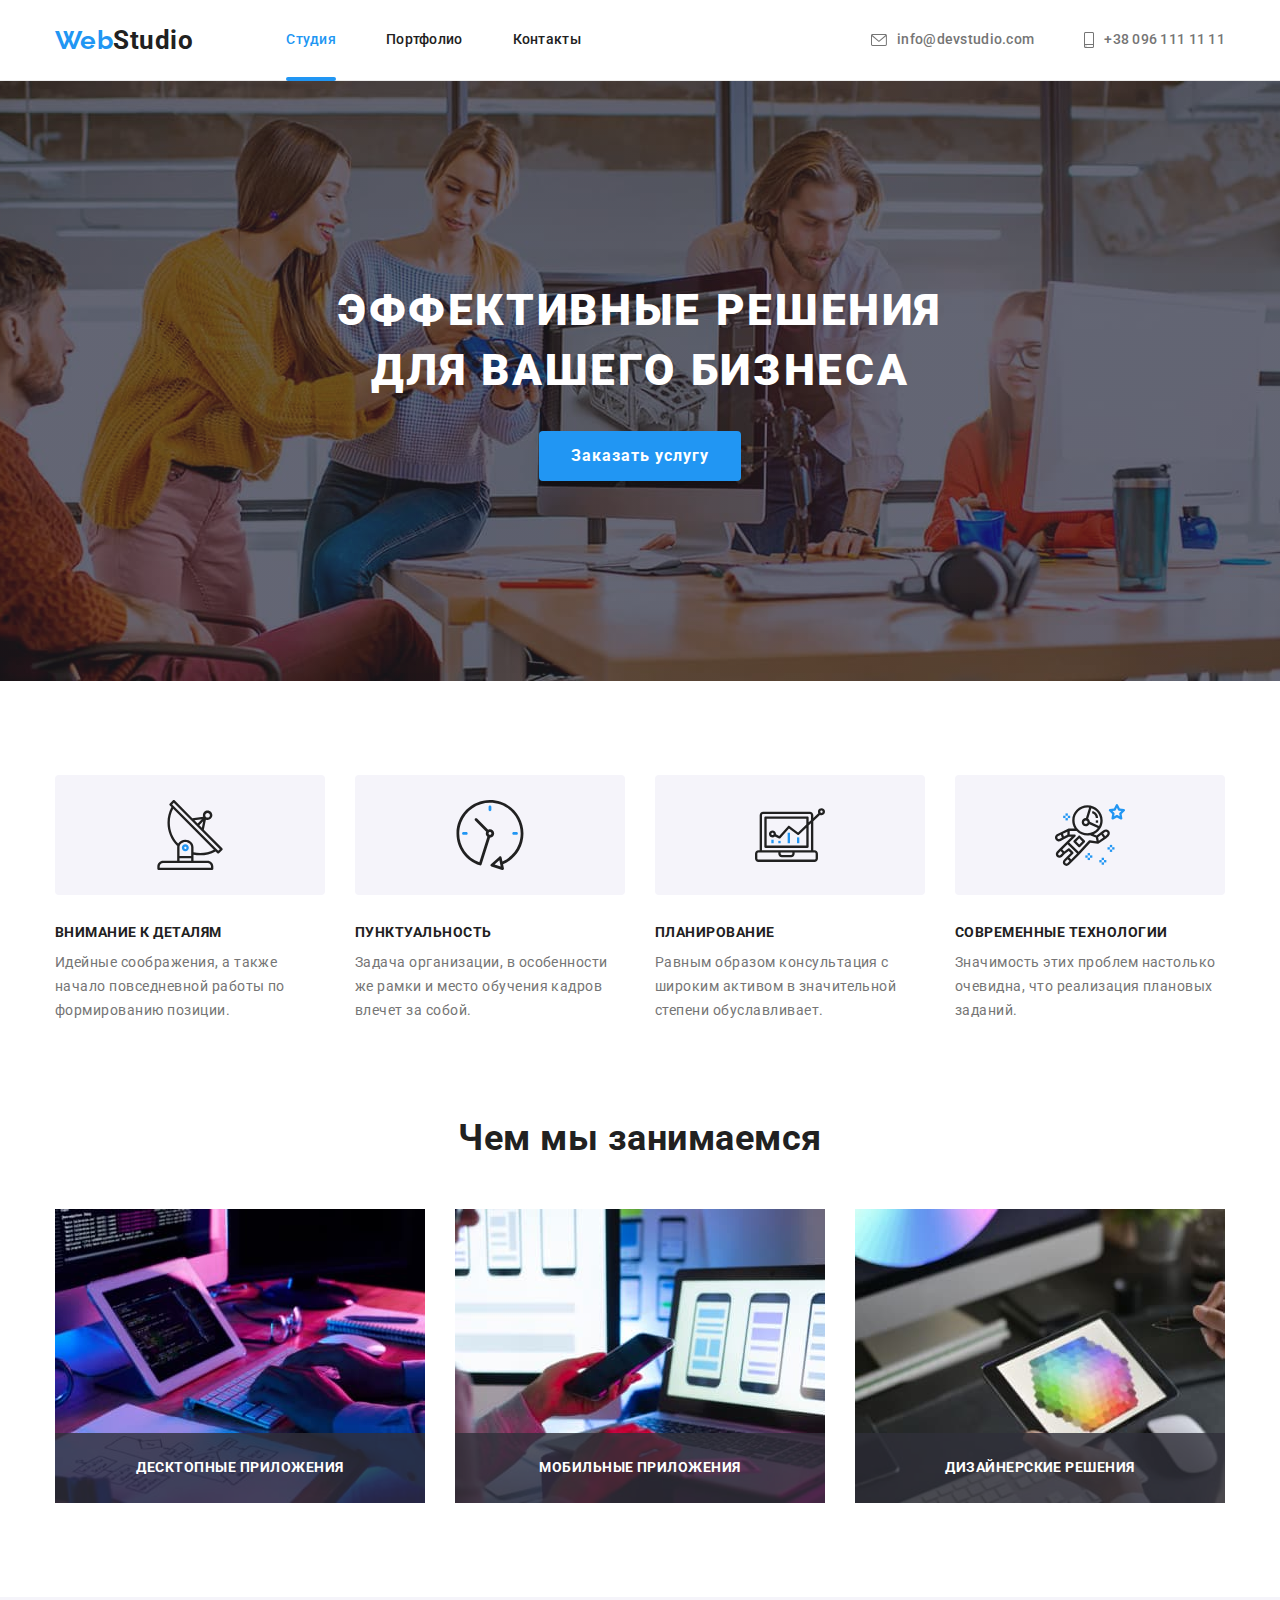
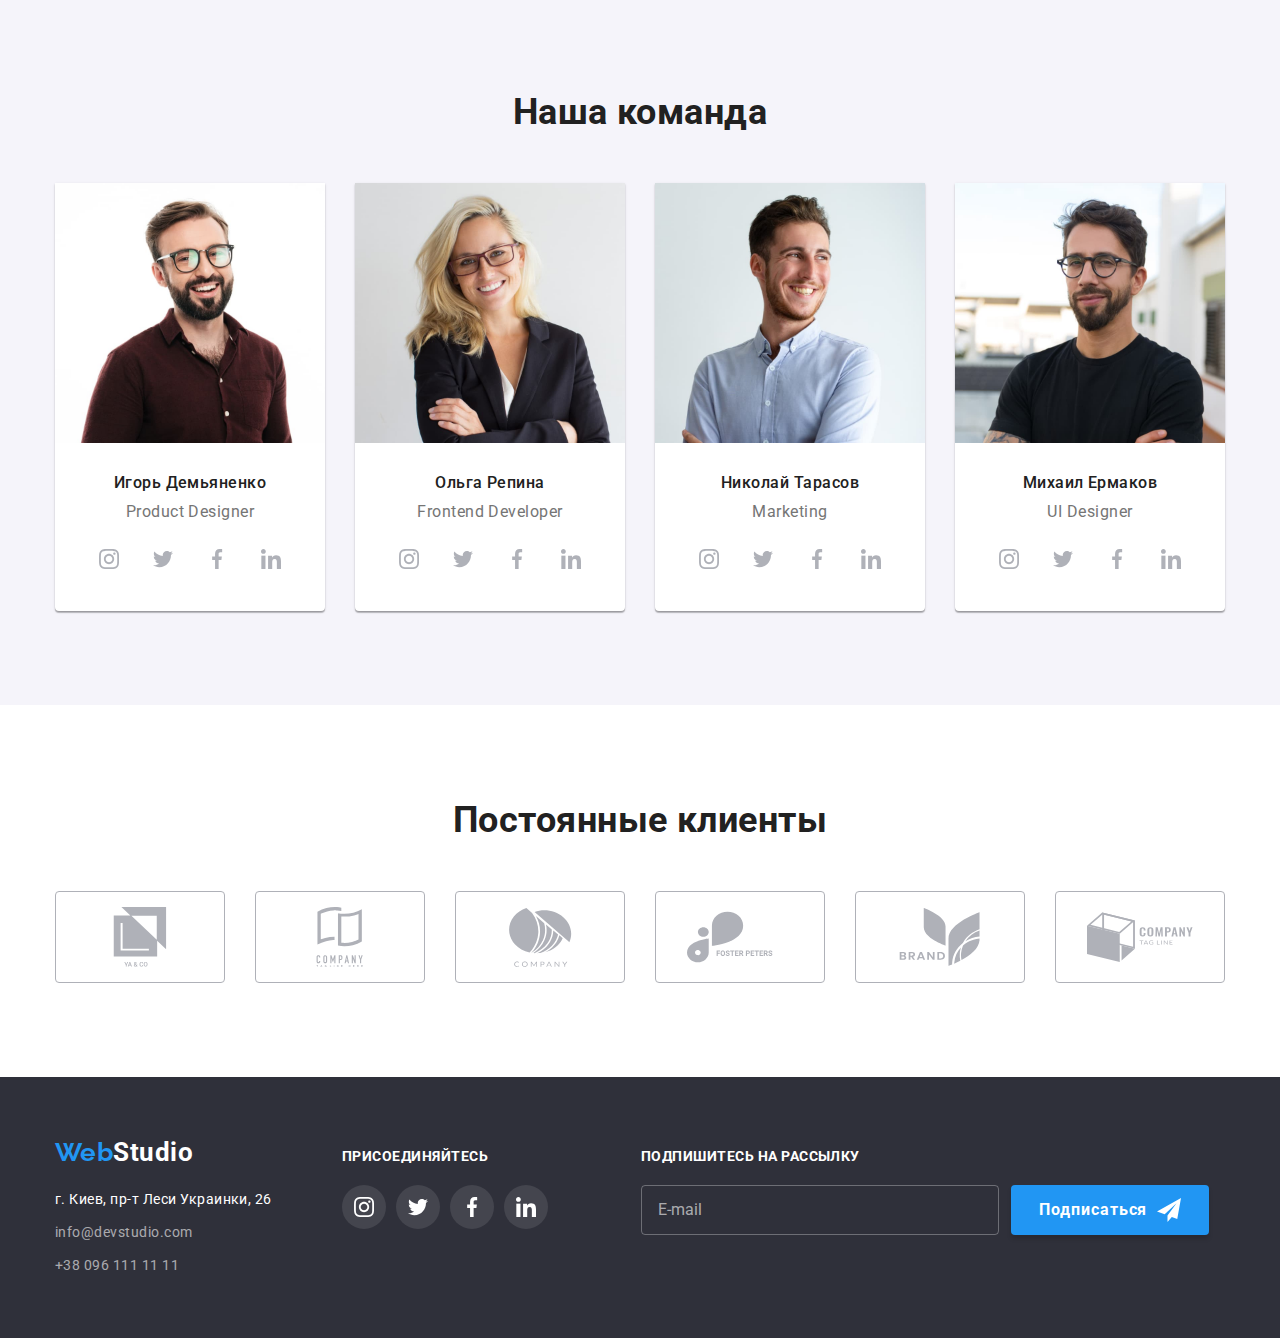
<file: index.html>
<!DOCTYPE html>
<html lang="ru">
  <head>
    <meta charset="UTF-8" />
    <meta http-equiv="X-UA-Compatible" content="IE=edge" />
    <meta name="viewport" content="width=device-width, initial-scale=1.0" />
    <title>Document</title>
    <link
      href="https://fonts.googleapis.com/css2?family=Raleway:wght@700&family=Roboto:wght@400;500;700;900&display=swap"
      rel="stylesheet"
    />
    <link
      rel="stylesheet"
      href="https://cdnjs.cloudflare.com/ajax/libs/modern-normalize/1.1.0/modern-normalize.min.css"
    />

    <link rel="stylesheet" href="./css/main.min.css" />
  </head>
  <body>
    <!--шапка-->
    <header class="header">
      <div class="container header-nav">
        <nav class="header-nav">
          <a href="" lang="en" class="logo"
            ><span class="logo__part">Web</span>Studio</a
          >
          <ul class="header-nav__list">
            <li class="header-nav__item">
              <a
                href="./index.html"
                class="header-nav__link header-nav__link--current"
                >Студия
              </a>
            </li>
            <li class="header-nav__item">
              <a href="./portfolio.html" class="header-nav__link">Портфолио </a>
            </li>
            <li class="header-nav__item">
              <a href="" class="header-nav__link">Контакты</a>
            </li>
          </ul>
        </nav>
        <ul class="header__contact-list">
          <li class="header__contact-item">
            <a
              href="mailto:info@devstudio.com"
              lang="en"
              class="header__contact-link"
            >
              <svg class="header__contact-icon" width="16" height="12">
                <use href="./img/symbol-defs.svg#icon-envelope"></use>
              </svg>
              info@devstudio.com</a
            >
          </li>
          <li class="header__contact-item">
            <a href="tel:+380961111111" class="header__contact-link">
              <svg class="header__contact-icon" width="10" height="16">
                <use href="./img/symbol-defs.svg#icon-smartphone"></use>
              </svg>
              +38 096 111 11 11</a
            >
          </li>
        </ul>
      </div>
    </header>
    <!--основной контент-->
    <main>
      <!--главный заголовок-->
      <section class="hero">
        <h1 class="hero__title">
          Эффективные решения <br />
          для вашего бизнеса
        </h1>
        <button type="button" class="btn" data-modal-open>
          Заказать услугу
        </button>
      </section>
      <!--наши преимущества-->
      <section class="features">
        <div class="container">
          <h2 class="visually-hidden">Наши преимущества</h2>
          <ul class="features__list">
            <li class="features__item">
              <div class="features__icon">
                <svg width="70" height="70">
                  <use href="./img/symbol-defs.svg#icon-antenna"></use>
                </svg>
              </div>
              <h3 class="features__title">Внимание к деталям</h3>
              <p class="features__text">
                Идейные соображения, а также начало повседневной работы по
                формированию позиции.
              </p>
            </li>
            <li class="features__item">
              <div class="features__icon">
                <svg width="70" height="70">
                  <use href="./img/symbol-defs.svg#icon-clock"></use>
                </svg>
              </div>
              <h3 class="features__title">Пунктуальность</h3>
              <p class="features__text">
                Задача организации, в особенности же рамки и место обучения
                кадров влечет за собой.
              </p>
            </li>
            <li class="features__item">
              <div class="features__icon">
                <svg width="70" height="70">
                  <use href="./img/symbol-defs.svg#icon-diagram"></use>
                </svg>
              </div>
              <h3 class="features__title">Планирование</h3>
              <p class="features__text">
                Равным образом консультация с широким активом в значительной
                степени обуславливает.
              </p>
            </li>
            <li class="features__item">
              <div class="features__icon">
                <svg width="70" height="70">
                  <use href="./img/symbol-defs.svg#icon-astronaut"></use>
                </svg>
              </div>
              <h3 class="features__title">Современные технологии</h3>
              <p class="features__text">
                Значимость этих проблем настолько очевидна, что реализация
                плановых заданий.
              </p>
            </li>
          </ul>
        </div>
      </section>
      <!--чем мы занимаемся-->
      <section class="work">
        <div class="container">
          <h2 class="section-title">Чем мы занимаемся</h2>
          <ul class="work__list">
            <li class="work__item">
              <img src="./img/img-1.jpg" alt="верстка" width="370" />
              <div class="work__box-text">
                <p class="work__text">Десктопные приложения</p>
              </div>
            </li>
            <li class="work__item">
              <img
                src="./img/img-2.jpg"
                alt="разработка приложения"
                width="370"
              />
              <div class="work__box-text">
                <p class="work__text">Мобильные приложения</p>
              </div>
            </li>
            <li class="work__item">
              <img
                src="./img/img-3.jpg"
                alt="палитра на планшете"
                width="370"
              />
              <div class="work__box-text">
                <p class="work__text">Дизайнерские решения</p>
              </div>
            </li>
          </ul>
        </div>
      </section>
      <!--наша команда-->
      <section class="team">
        <div class="container">
          <h2 class="section-title">Наша команда</h2>
          <ul class="team__list">
            <li class="team__item">
              <img src="./img/img-4.jpg" alt="Product Designer" width="270" />
              <div class="team__box">
                <h3 class="team__title">Игорь Демьяненко</h3>
                <p lang="en" class="team__text">Product Designer</p>
                <ul class="team__list-icon">
                  <li class="team__item-icon">
                    <a href="" class="team__link-icon">
                      <svg class="team__icon" width="20" height="20">
                        <use href="./img/symbol-defs.svg#icon-instagram"></use>
                      </svg>
                    </a>
                  </li>
                  <li class="team__item-icon">
                    <a href="" class="team__link-icon">
                      <svg class="team__icon" width="20" height="20">
                        <use href="./img/symbol-defs.svg#icon-twitter"></use>
                      </svg>
                    </a>
                  </li>
                  <li class="team__item-icon">
                    <a href="" class="team__link-icon">
                      <svg class="team__icon" width="20" height="20">
                        <use href="./img/symbol-defs.svg#icon-facebook"></use>
                      </svg>
                    </a>
                  </li>
                  <li class="team__item-icon">
                    <a href="" class="team__link-icon">
                      <svg class="team__icon" width="20" height="20">
                        <use href="./img/symbol-defs.svg#icon-linkedin"></use>
                      </svg>
                    </a>
                  </li>
                </ul>
              </div>
            </li>
            <li class="team__item">
              <img src="./img/img-5.jpg" alt="Frontend Developer" width="270" />
              <div class="team__box">
                <h3 class="team__title">Ольга Репина</h3>
                <p lang="en" class="team__text">Frontend Developer</p>
                <ul class="team__list-icon">
                  <li class="team__item-icon">
                    <a href="" class="team__link-icon">
                      <svg class="team__icon" width="20" height="20">
                        <use href="./img/symbol-defs.svg#icon-instagram"></use>
                      </svg>
                    </a>
                  </li>
                  <li class="team__item-icon">
                    <a href="" class="team__link-icon">
                      <svg class="team__icon" width="20" height="20">
                        <use href="./img/symbol-defs.svg#icon-twitter"></use>
                      </svg>
                    </a>
                  </li>
                  <li class="team__item-icon">
                    <a href="" class="team__link-icon">
                      <svg class="team__icon" width="20" height="20">
                        <use href="./img/symbol-defs.svg#icon-facebook"></use>
                      </svg>
                    </a>
                  </li>
                  <li class="team__item-icon">
                    <a href="" class="team__link-icon">
                      <svg class="team__icon" width="20" height="20">
                        <use href="./img/symbol-defs.svg#icon-linkedin"></use>
                      </svg>
                    </a>
                  </li>
                </ul>
              </div>
            </li>
            <li class="team__item">
              <img src="./img/img-6.jpg" alt="Marketing" width="270" />
              <div class="team__box">
                <h3 class="team__title">Николай Тарасов</h3>
                <p lang="en" class="team__text">Marketing</p>
                <ul class="team__list-icon">
                  <li class="team__item-icon">
                    <a href="" class="team__link-icon">
                      <svg class="team__icon" width="20" height="20">
                        <use href="./img/symbol-defs.svg#icon-instagram"></use>
                      </svg>
                    </a>
                  </li>
                  <li class="team__item-icon">
                    <a href="" class="team__link-icon">
                      <svg class="team__icon" width="20" height="20">
                        <use href="./img/symbol-defs.svg#icon-twitter"></use>
                      </svg>
                    </a>
                  </li>
                  <li class="team__item-icon">
                    <a href="" class="team__link-icon">
                      <svg class="team__icon" width="20" height="20">
                        <use href="./img/symbol-defs.svg#icon-facebook"></use>
                      </svg>
                    </a>
                  </li>
                  <li class="team__item-icon">
                    <a href="" class="team__link-icon">
                      <svg class="team__icon" width="20" height="20">
                        <use href="./img/symbol-defs.svg#icon-linkedin"></use>
                      </svg>
                    </a>
                  </li>
                </ul>
              </div>
            </li>
            <li class="team__item">
              <img src="./img/img-7.jpg" alt="UI Designer" width="270" />
              <div class="team__box">
                <h3 class="team__title">Михаил Ермаков</h3>
                <p lang="en" class="team__text">UI Designer</p>
                <ul class="team__list-icon">
                  <li class="team__item-icon">
                    <a href="" class="team__link-icon">
                      <svg class="team__icon" width="20" height="20">
                        <use href="./img/symbol-defs.svg#icon-instagram"></use>
                      </svg>
                    </a>
                  </li>
                  <li class="team__item-icon">
                    <a href="" class="team__link-icon">
                      <svg class="team__icon" width="20" height="20">
                        <use href="./img/symbol-defs.svg#icon-twitter"></use>
                      </svg>
                    </a>
                  </li>
                  <li class="team__item-icon">
                    <a href="" class="team__link-icon">
                      <svg class="team__icon" width="20" height="20">
                        <use href="./img/symbol-defs.svg#icon-facebook"></use>
                      </svg>
                    </a>
                  </li>
                  <li class="team__item-icon">
                    <a href="" class="team__link-icon">
                      <svg class="team__icon" width="20" height="20">
                        <use href="./img/symbol-defs.svg#icon-linkedin"></use>
                      </svg>
                    </a>
                  </li>
                </ul>
              </div>
            </li>
          </ul>
        </div>
      </section>
      <!-- КЛІЄНТИ -->
      <section class="clients">
        <div class="container">
          <h2 class="section-title">Постоянные клиенты</h2>
          <ul class="clients__list">
            <li class="clients__item">
              <a href="" class="clients__link">
                <svg class="clients__icon" width="106" height="60">
                  <use href="./img/symbol-defs.svg#icon-group"></use>
                </svg>
              </a>
            </li>
            <li class="clients__item">
              <a href="" class="clients__link">
                <svg class="clients__icon" width="106" height="60">
                  <use href="./img/symbol-defs.svg#icon-group-2"></use>
                </svg>
              </a>
            </li>
            <li class="clients__item">
              <a href="" class="clients__link">
                <svg class="clients__icon" width="106" height="60">
                  <use href="./img/symbol-defs.svg#icon-group-3"></use>
                </svg>
              </a>
            </li>
            <li class="clients__item">
              <a href="" class="clients__link">
                <svg class="clients__icon" width="106" height="60">
                  <use href="./img/symbol-defs.svg#icon-group-4"></use>
                </svg>
              </a>
            </li>
            <li class="clients__item">
              <a href="" class="clients__link">
                <svg class="clients__icon" width="106" height="60">
                  <use href="./img/symbol-defs.svg#icon-group-5"></use>
                </svg>
              </a>
            </li>
            <li class="clients__item">
              <a href="" class="clients__link">
                <svg class="clients__icon" width="106" height="60">
                  <use href="./img/symbol-defs.svg#icon-group-6"></use>
                </svg>
              </a>
            </li>
          </ul>
        </div>
      </section>
    </main>
    <!--подвал-->
    <footer class="footer">
      <div class="container footer-box">
        <div class="footer__box-address">
          <a href="" lang="en" class="logo footer__logo">
            <span class="logo__part">Web</span>Studio</a
          >
          <address class="footer__contact">
            <ul class="footer__list">
              <li class="footer__item">
                <a href="" class="footer__address"
                  >г. Киев, пр-т Леси Украинки, 26</a
                >
              </li>
              <li class="footer__item">
                <a
                  href="mailto:info@devstudio.com"
                  lang="en"
                  class="footer__link"
                  >info@devstudio.com</a
                >
              </li>
              <li class="footer__item">
                <a href="tel:+380961111111" class="footer__link"
                  >+38 096 111 11 11</a
                >
              </li>
            </ul>
          </address>
        </div>
        <div class="footer__box-icon">
          <h2 class="footer__title">присоединяйтесь</h2>
          <ul class="footer__list-icon">
            <li class="footer__item-icon">
              <a href="" class="footer__link-icon">
                <svg class="footer__icon" width="20" height="20">
                  <use href="./img/symbol-defs.svg#icon-instagram"></use>
                </svg>
              </a>
            </li>
            <li class="footer__item-icon">
              <a href="" class="footer__link-icon">
                <svg class="footer__icon" width="20" height="20">
                  <use href="./img/symbol-defs.svg#icon-twitter"></use>
                </svg>
              </a>
            </li>
            <li class="footer__item-icon">
              <a href="" class="footer__link-icon">
                <svg class="footer__icon" width="20" height="20">
                  <use href="./img/symbol-defs.svg#icon-facebook"></use>
                </svg>
              </a>
            </li>
            <li class="footer__item-icon">
              <a href="" class="footer__link-icon">
                <svg class="footer__icon" width="20" height="20">
                  <use href="./img/symbol-defs.svg#icon-linkedin"></use>
                </svg>
              </a>
            </li>
          </ul>
        </div>
        <div class="footer__box-form">
          <h2 class="footer__title">Подпишитесь на рассылку</h2>
          <form class="footer__form">
            <input
              type="email"
              name="email"
              class="footer__mail-form"
              placeholder="E-mail"
            />
            <button type="submit" class="btn footer__btn-form">
              Подписаться
              <svg class="footer__icon-form" width="24" height="24">
                <use href="./img/symbol-defs.svg#icon-send"></use>
              </svg>
            </button>
          </form>
        </div>
      </div>
    </footer>
    <!-- Модальне вікно -->
    <div class="backdrop is-hidden" data-modal>
      <div class="modal">
        <button class="modal__btm-close" data-modal-close>
          <svg width="11" height="11" xmlns="http://www.w3.org/2000/svg">
            <path
              d="M11 1.108 9.892 0 5.5 4.392 1.108 0 0 1.108 4.392 5.5 0 9.892 1.108 11 5.5 6.608 9.892 11 11 9.892 6.608 5.5 11 1.108Z"
            />
          </svg>
        </button>
        <form class="modal__form">
          <p class="modal__title">Оставьте свои данные, мы вам перезвоним</p>
          <label class="modal__label">
            Имя
            <span class="modal__icon">
              <input type="text" name="user-name" class="modal__input" />
              <div class="modal__svg-box">
                <svg class="modal__input-icon" width="17" height="17">
                  <use href="./img/symbol-defs.svg#icon-person-black"></use>
                </svg>
              </div>
            </span>
          </label>
          <label class="modal__label">
            Телефон
            <span class="modal__icon">
              <input type="tel" name="user-tel" class="modal__input" />
              <div class="modal__svg-box">
                <svg class="modal__input-icon" width="18" height="18">
                  <use href="./img/symbol-defs.svg#icon-phone-black"></use>
                </svg>
              </div>
            </span>
          </label>
          <label class="modal__label">
            Почта
            <span class="modal__icon">
              <input type="email" name="user-email" class="modal__input" />
              <div class="modal__svg-box">
                <svg class="modal__input-icon" width="20" height="17">
                  <use href="./img/symbol-defs.svg#icon-email-black"></use>
                </svg>
              </div>
            </span>
          </label>
          <label class="modal__label">
            Комментарий
            <textarea
              name="comment"
              placeholder="Введите текст"
              class="modal__textarea"
            ></textarea>
          </label>
          <div class="modal__check-box">
            <input
              type="checkbox"
              id="mailing list"
              name="mailing list"
              value="yes"
              class="modal__checkbox visually-hidden"
            />
            <label for="mailing list" class="modal__label-checkbox">
              <span class="modal__checkbox-svg">
                <svg class="modal__checkbox-icon" width="15" height="12">
                  <use href="./img/symbol-defs.svg#icon-Vector"></use>
                </svg>
              </span>
              Соглашаюсь с рассылкой и принимаю &nbsp
              <a href="" class="modal__link-part"> Условия договора</a>
            </label>
          </div>
          <button type="submit" class="btn modal__btn">Отправить</button>
        </form>
      </div>
    </div>
    <script src="./js/modal.js"></script>
  </body>
</html>
</file>
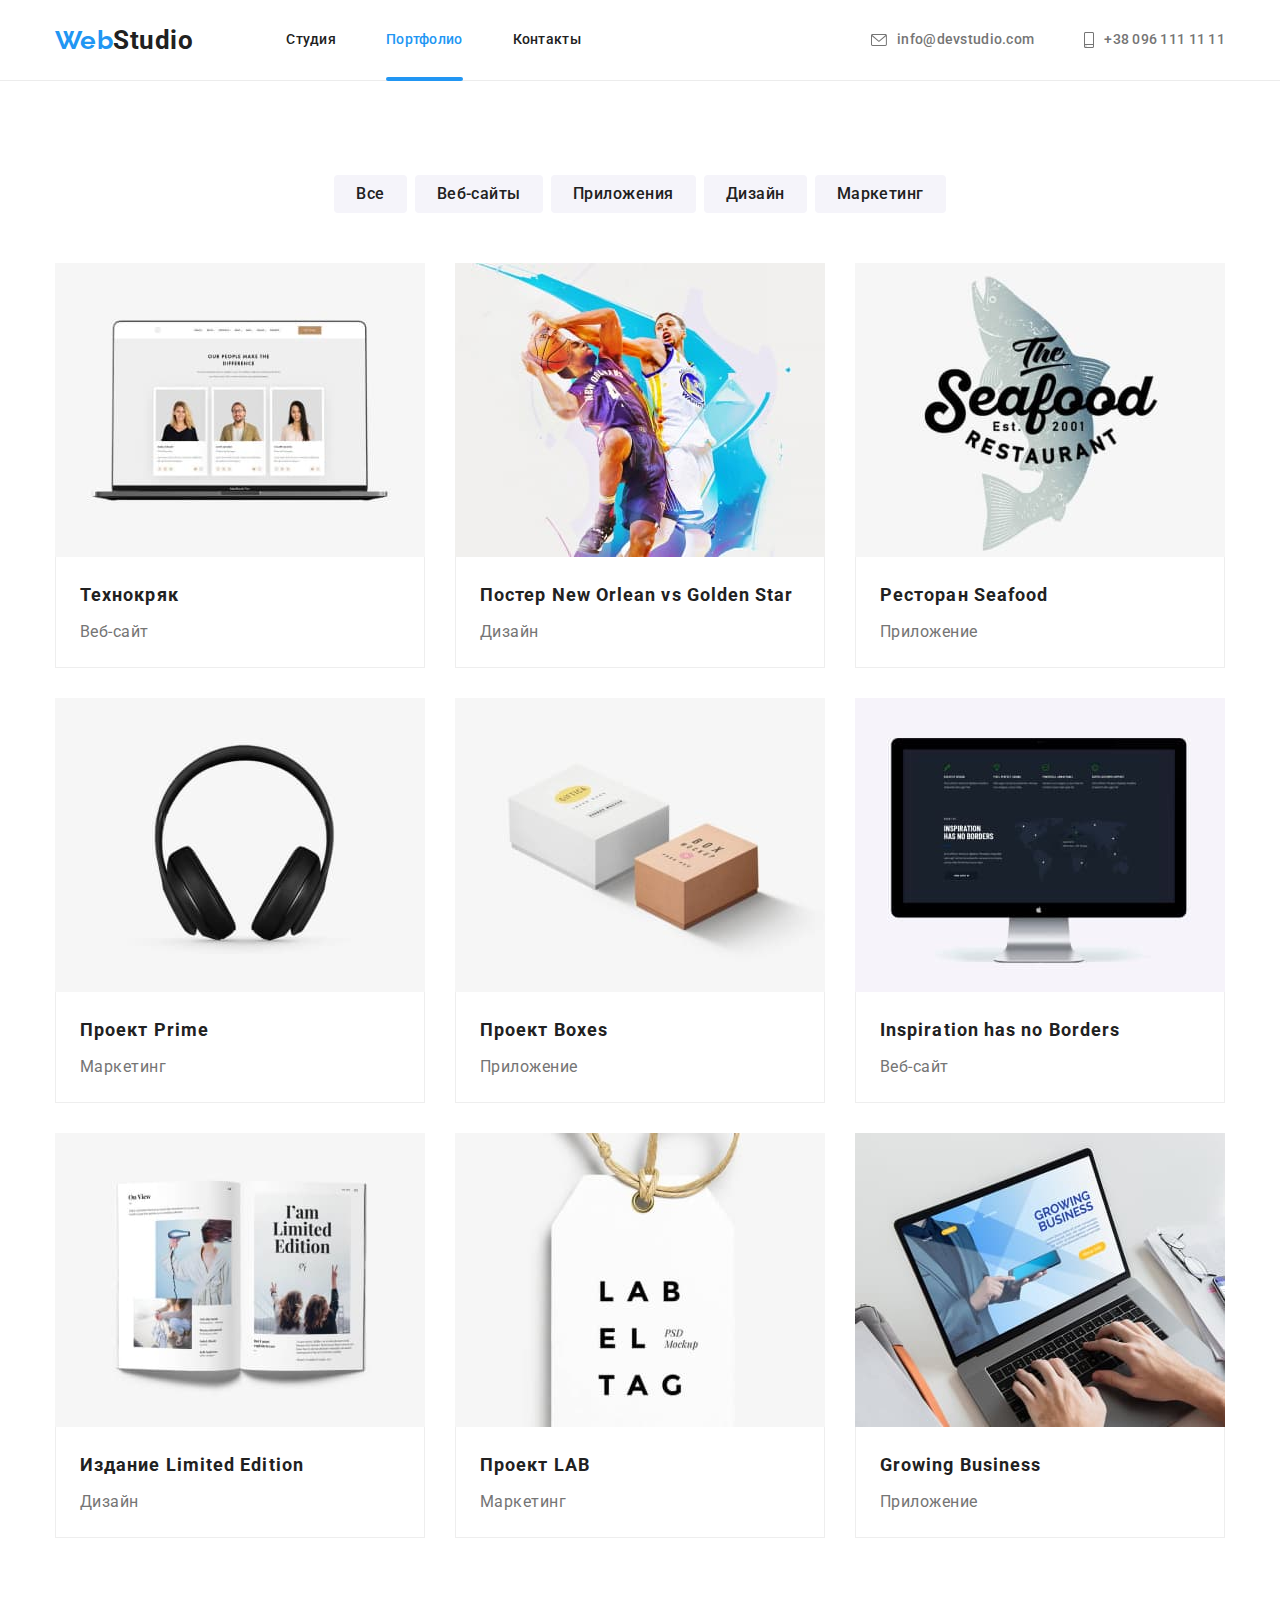
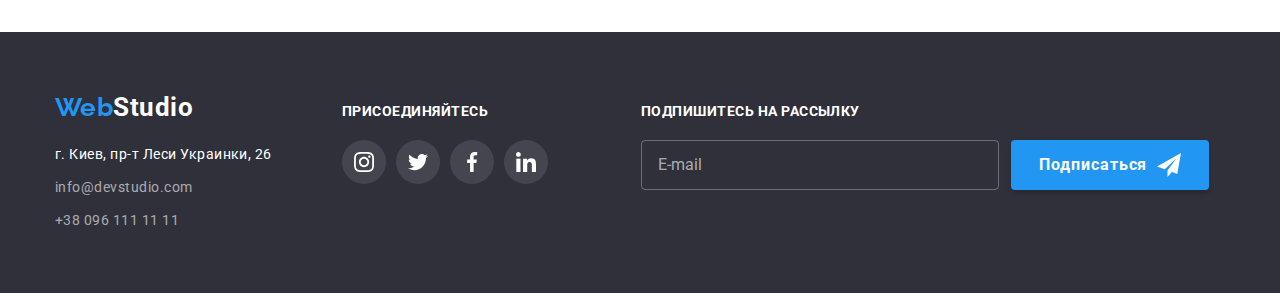
<file: portfolio.html>
<!DOCTYPE html>
<html lang="en">
  <head>
    <meta charset="UTF-8" />
    <meta http-equiv="X-UA-Compatible" content="IE=edge" />
    <meta name="viewport" content="width=device-width, initial-scale=1.0" />
    <title>Document</title>
    <link
      href="https://fonts.googleapis.com/css2?family=Raleway:wght@700&family=Roboto:wght@400;500;700;900&display=swap"
      rel="stylesheet"
    />
    <link
      rel="stylesheet"
      href="https://cdnjs.cloudflare.com/ajax/libs/modern-normalize/1.1.0/modern-normalize.min.css"
    />
    <link rel="stylesheet" href="./css/main.min.css" />
  </head>
  <body>
    <!--шапка-->
    <header class="header">
      <div class="container header-nav">
        <nav class="header-nav">
          <a href="" lang="en" class="logo"
            ><span class="logo__part">Web</span>Studio</a
          >
          <ul class="header-nav__list">
            <li class="header-nav__item">
              <a href="./index.html" class="header-nav__link">Студия </a>
            </li>
            <li class="header-nav__item">
              <a
                href="./portfolio.html"
                class="header-nav__link header-nav__link--current"
                >Портфолио
              </a>
            </li>
            <li class="header-nav__item">
              <a href="" class="header-nav__link">Контакты</a>
            </li>
          </ul>
        </nav>
        <ul class="header__contact-list">
          <li class="header__contact-item">
            <a
              href="mailto:info@devstudio.com"
              lang="en"
              class="header__contact-link"
            >
              <svg class="header__contact-icon" width="16" height="12">
                <use href="./img/symbol-defs.svg#icon-envelope"></use>
              </svg>
              info@devstudio.com</a
            >
          </li>
          <li class="header__contact-item">
            <a href="tel:+380961111111" class="header__contact-link">
              <svg class="header__contact-icon" width="10" height="16">
                <use href="./img/symbol-defs.svg#icon-smartphone"></use>
              </svg>
              +38 096 111 11 11</a
            >
          </li>
        </ul>
      </div>
    </header>
    <!-- основной контент -->
    <main>
      <section class="filter">
        <div class="container">
          <h1 class="visually-hidden">Портфолио</h1>
          <ul class="filter__btn-list">
            <li class="filter__btn-item">
              <button type="button" class="filter__btn">Все</button>
            </li>
            <li class="filter__btn-item">
              <button type="button" class="filter__btn">Веб-сайты</button>
            </li>
            <li class="filter__btn-item">
              <button type="button" class="filter__btn">Приложения</button>
            </li>
            <li class="filter__btn-item">
              <button type="button" class="filter__btn">Дизайн</button>
            </li>
            <li class="filter__btn-item">
              <button type="button" class="filter__btn">Маркетинг</button>
            </li>
          </ul>
          <ul class="filter__list">
            <li class="filter__item">
              <a href="" class="filter__link">
                <div class="filter__overlay">
                  <img src="./img/portfolio-1.jpg" alt="ноутбук" width="370" />
                  <p class="filter__overlay-text">
                    Ресурс предлагает комплексные предложения с разным уровнем
                    функционала и сервисов. Все это позволит посетителю получить
                    исчерпывающие сведения о компании или частном лице.
                  </p>
                </div>
                <div class="filter__box">
                  <h2 class="filter__title">Технокряк</h2>
                  <p class="filter__text">Веб-сайт</p>
                </div>
              </a>
            </li>
            <li class="filter__item">
              <a href="" class="filter__link">
                <div class="filter__overlay">
                  <img
                    src="./img/portfolio-2.jpg"
                    alt="баскетбол"
                    width="370"
                  />
                  <p class="filter__overlay-text">
                    Ресурс предлагает комплексные предложения с разным уровнем
                    функционала и сервисов. Все это позволит посетителю получить
                    исчерпывающие сведения о компании или частном лице.
                  </p>
                </div>

                <div class="filter__box">
                  <h2 class="filter__title">
                    Постер New Orlean vs Golden Star
                  </h2>
                  <p class="filter__text">Дизайн</p>
                </div>
              </a>
            </li>
            <li class="filter__item">
              <a href="" class="filter__link">
                <div class="filter__overlay">
                  <img src="./img/portfolio-3.jpg" alt="логотип" width="370" />
                  <p class="filter__overlay-text">
                    Ресурс предлагает комплексные предложения с разным уровнем
                    функционала и сервисов. Все это позволит посетителю получить
                    исчерпывающие сведения о компании или частном лице.
                  </p>
                </div>
                <div class="filter__box">
                  <h2 class="filter__title">Ресторан Seafood</h2>
                  <p class="filter__text">Приложение</p>
                </div>
              </a>
            </li>
            <li class="filter__item">
              <a href="" class="filter__link">
                <div class="filter__overlay">
                  <img src="./img/portfolio-4.jpg" alt="наушники" width="370" />
                  <p class="filter__overlay-text">
                    Ресурс предлагает комплексные предложения с разным уровнем
                    функционала и сервисов. Все это позволит посетителю получить
                    исчерпывающие сведения о компании или частном лице.
                  </p>
                </div>

                <div class="filter__box">
                  <h2 class="filter__title">Проект Prime</h2>
                  <p class="filter__text">Маркетинг</p>
                </div>
              </a>
            </li>
            <li class="filter__item">
              <a href="" class="filter__link">
                <div class="filter__overlay">
                  <img
                    src="./img/portfolio-5.jpg"
                    alt="коробочки"
                    width="370"
                  />
                  <p class="filter__overlay-text">
                    Ресурс предлагает комплексные предложения с разным уровнем
                    функционала и сервисов. Все это позволит посетителю получить
                    исчерпывающие сведения о компании или частном лице.
                  </p>
                </div>

                <div class="filter__box">
                  <h2 class="filter__title">Проект Boxes</h2>
                  <p class="filter__text">Приложение</p>
                </div>
              </a>
            </li>
            <li class="filter__item">
              <a href="" class="filter__link">
                <div class="filter__overlay">
                  <img src="./img/portfolio-6.jpg" alt="монитор" width="370" />
                  <p class="filter__overlay-text">
                    Ресурс предлагает комплексные предложения с разным уровнем
                    функционала и сервисов. Все это позволит посетителю получить
                    исчерпывающие сведения о компании или частном лице.
                  </p>
                </div>

                <div class="filter__box">
                  <h2 class="filter__title">Inspiration has no Borders</h2>
                  <p class="filter__text">Веб-сайт</p>
                </div>
              </a>
            </li>
            <li class="filter__item">
              <a href="" class="filter__link">
                <div class="filter__overlay">
                  <img src="./img/portfolio-7.jpg" alt="журнал" width="370" />
                  <p class="filter__overlay-text">
                    Ресурс предлагает комплексные предложения с разным уровнем
                    функционала и сервисов. Все это позволит посетителю получить
                    исчерпывающие сведения о компании или частном лице.
                  </p>
                </div>

                <div class="filter__box">
                  <h2 class="filter__title">Издание Limited Edition</h2>
                  <p class="filter__text">Дизайн</p>
                </div>
              </a>
            </li>
            <li class="filter__item">
              <a href="" class="filter__link">
                <div class="filter__overlay">
                  <img src="./img/portfolio-8.jpg" alt="лейба" width="370" />
                  <p class="filter__overlay-text">
                    Ресурс предлагает комплексные предложения с разным уровнем
                    функционала и сервисов. Все это позволит посетителю получить
                    исчерпывающие сведения о компании или частном лице.
                  </p>
                </div>

                <div class="filter__box">
                  <h2 class="filter__title">Проект LAB</h2>
                  <p class="filter__text">Маркетинг</p>
                </div>
              </a>
            </li>
            <li class="filter__item">
              <a href="" class="filter__link">
                <div class="filter__overlay">
                  <img
                    src="./img/portfolio-9.jpg"
                    alt="работа за ноутбуком"
                    width="370"
                  />
                  <p class="filter__overlay-text">
                    Ресурс предлагает комплексные предложения с разным уровнем
                    функционала и сервисов. Все это позволит посетителю получить
                    исчерпывающие сведения о компании или частном лице.
                  </p>
                </div>

                <div class="filter__box">
                  <h2 class="filter__title">Growing Business</h2>
                  <p class="filter__text">Приложение</p>
                </div>
              </a>
            </li>
          </ul>
        </div>
      </section>
    </main>
    <!--подвал-->
    <footer class="footer">
      <div class="container footer-box">
        <div class="footer__box-address">
          <a href="" lang="en" class="logo footer__logo">
            <span class="logo__part">Web</span>Studio</a
          >
          <address class="footer__contact">
            <ul class="footer__list">
              <li class="footer__item">
                <a href="" class="footer__address"
                  >г. Киев, пр-т Леси Украинки, 26</a
                >
              </li>
              <li class="footer__item">
                <a
                  href="mailto:info@devstudio.com"
                  lang="en"
                  class="footer__link"
                  >info@devstudio.com</a
                >
              </li>
              <li class="footer__item">
                <a href="tel:+380961111111" class="footer__link"
                  >+38 096 111 11 11</a
                >
              </li>
            </ul>
          </address>
        </div>
        <div class="footer__box-icon">
          <h2 class="footer__title">присоединяйтесь</h2>
          <ul class="footer__list-icon">
            <li class="footer__item-icon">
              <a href="" class="footer__link-icon">
                <svg class="footer__icon" width="20" height="20">
                  <use href="./img/symbol-defs.svg#icon-instagram"></use>
                </svg>
              </a>
            </li>
            <li class="footer__item-icon">
              <a href="" class="footer__link-icon">
                <svg class="footer__icon" width="20" height="20">
                  <use href="./img/symbol-defs.svg#icon-twitter"></use>
                </svg>
              </a>
            </li>
            <li class="footer__item-icon">
              <a href="" class="footer__link-icon">
                <svg class="footer__icon" width="20" height="20">
                  <use href="./img/symbol-defs.svg#icon-facebook"></use>
                </svg>
              </a>
            </li>
            <li class="footer__item-icon">
              <a href="" class="footer__link-icon">
                <svg class="footer__icon" width="20" height="20">
                  <use href="./img/symbol-defs.svg#icon-linkedin"></use>
                </svg>
              </a>
            </li>
          </ul>
        </div>
        <div class="footer__box-form">
          <h2 class="footer__title">Подпишитесь на рассылку</h2>
          <form class="footer__form">
            <input
              type="email"
              name="email"
              class="footer__mail-form"
              placeholder="E-mail"
            />
            <button type="submit" class="btn footer__btn-form">
              Подписаться
              <svg class="footer__icon-form" width="24" height="24">
                <use href="./img/symbol-defs.svg#icon-send"></use>
              </svg>
            </button>
          </form>
        </div>
      </div>
    </footer>
  </body>
</html>
</file>
<file: css/main.min.css>
:root{--primary-text-color: #757575;--titel-text-color: #212121;--accent-color: #2196f3;--white-text-color: #ffffff;--effect-cubik: cubic-bezier(0.4, 0, 0.2, 1)}h1,h2,h3,h4,ul,p{padding:0;margin:0;list-style:none}img{display:block}body{color:var(--primary-text-color);font-family:"Roboto",sans-serif;letter-spacing:.03em}.visually-hidden{position:absolute;width:1px;height:1px;margin:-1px;border:0;padding:0;white-space:nowrap;clip-path:inset(100%);clip:rect(0 0 0 0);overflow:hidden}.container{margin-left:auto;margin-right:auto;width:1200px;padding-left:15px;padding-right:15px}.section-title{margin-bottom:50px;color:var(--titel-text-color);font-size:36px;line-height:1.17;text-align:center}.btn{display:block;margin-left:auto;margin-right:auto;box-shadow:0px 4px 4px rgba(0,0,0,.15);border-radius:4px;border:0;padding:10px 32px;background-color:#2196f3;color:var(--white-text-color);cursor:pointer;font-family:inherit;font-weight:700;font-size:16px;line-height:1.88;align-items:center;text-align:center;letter-spacing:.06em}.header{border-bottom:1px solid #ececec;background-color:#fff}.header-nav{display:flex;align-items:center}.logo{margin-right:93px;color:var(--titel-text-color);font-weight:700;font-size:26px;line-height:1.19;text-decoration:none}.logo__part{color:var(--accent-color);font-family:"Raleway",sans-serif;font-weight:700;font-size:26px;line-height:1.19}.header-nav__list{display:flex}.header-nav__item:not(:last-child){margin-right:50px}.header-nav__link{position:relative;display:block;padding-top:32px;padding-bottom:32px;color:var(--titel-text-color);font-weight:500;font-size:14px;line-height:1.14;letter-spacing:.02em;text-decoration:none;transition:color 250ms var(--effect-cubik)}.header-nav__link:hover,.header-nav__link:focus{color:var(--accent-color)}.header-nav__link--current{color:var(--accent-color)}.header-nav__link--current::after{content:"";position:absolute;left:0;bottom:-1px;width:100%;height:4px;border-radius:2px;background-color:var(--accent-color)}.header__contact-list{display:flex;margin-left:auto}.header__contact-item:not(:last-child){margin-right:50px}.header__contact-link{display:flex;align-items:center;justify-content:center;padding-top:32px;padding-bottom:32px;color:var(--primary-text-color);font-weight:500;font-size:14px;line-height:1.14;letter-spacing:.02em;text-decoration:none;transition:color 250ms var(--effect-cubik)}.header__contact-link:hover,.header__contact-link:focus{color:var(--accent-color)}.header__contact-icon{margin-right:10px;fill:currentColor}.hero{background-color:#c4c4c4;background-size:cover;background-position:center;max-width:1600px;min-height:600px;margin-left:auto;margin-right:auto;background-image:linear-gradient(to right, rgba(47, 48, 58, 0.4), rgba(47, 48, 58, 0.4)),url("../img/hero.jpg");padding-top:200px;padding-bottom:200px}.hero__title{margin-bottom:30px;color:var(--white-text-color);font-weight:900;font-size:44px;line-height:1.36;text-align:center;letter-spacing:.06em;text-transform:uppercase}.features{padding-top:94px;padding-bottom:94px}.features__list{display:flex}.features__item{width:270px}.features__item:not(:last-child){margin-right:30px}.features__icon{display:flex;align-items:center;justify-content:center;margin-bottom:30px;background-color:#f5f4fa;border-radius:4px;width:270px;height:120px}.features__title{margin-bottom:10px;color:var(--titel-text-color);font-size:14px;line-height:1.14;text-transform:uppercase}.features__text{font-size:14px;line-height:1.71}.work{padding-bottom:94px}.work__list{display:flex}.work__item{position:relative}.work__item:not(:last-child){margin-right:30px}.work__box-text{position:absolute;bottom:0;left:0;width:100%;height:70px;background:rgba(47,48,58,.8);padding-top:27px;padding-bottom:27px}.work__text{font-weight:700;font-size:14px;line-height:1.14;text-align:center;text-transform:uppercase;color:var(--white-text-color)}.team{padding-top:94px;padding-bottom:94px;background-color:#f5f4fa}.team__list{display:flex}.team__item{width:270px;box-shadow:0px 1px 3px rgba(0,0,0,.12),0px 1px 1px rgba(0,0,0,.14),0px 2px 1px rgba(0,0,0,.2);border-radius:0px 0px 4px 4px;background-color:#fff}.team__item:not(:last-child){margin-right:30px}.team__box{padding-top:30px;padding-bottom:30px}.team__title{margin-bottom:10px;color:var(--titel-text-color);font-weight:500;font-size:16px;line-height:1.19;text-align:center}.team__text{font-size:16px;line-height:1.19;text-align:center;margin-bottom:16px}.team__list-icon{display:flex;justify-content:center}.team__item-icon{width:44px;height:44px}.team__item-icon:not(:last-child){margin-right:10px}.team__link-icon{display:flex;align-items:center;justify-content:center;width:100%;height:100%;border-radius:50%;color:#afb1b8;transition:color 250ms var(--effect-cubik),background-color 250ms var(--effect-cubik)}.team__link-icon:hover,.team__link-icon:focus{background-color:var(--accent-color);color:#fff}.team__icon{fill:currentColor}.clients{padding-top:94px;padding-bottom:94px}.clients__list{display:flex;justify-content:center}.clients__item{width:170px;height:92px}.clients__item:not(:last-child){margin-right:30px}.clients__link{display:flex;align-items:center;justify-content:center;width:100%;height:100%;color:#afb1b8;border:1px solid #afb1b8;border-radius:4px;transition:color 250ms var(--effect-cubik),border-color 250ms var(--effect-cubik)}.clients__link:hover,.clients__link:focus{color:var(--accent-color);border-color:var(--accent-color)}.clients__icon{fill:currentColor}.footer{padding-top:60px;padding-bottom:60px;background-color:#2f303a}.footer__logo{margin-right:0;color:var(--white-text-color)}.footer-box{display:flex;align-items:baseline}.footer__box-address{margin-right:70px}.footer__list{margin-top:20px;font-style:normal;font-weight:400;font-size:14px;line-height:1.71}.footer__item:not(:last-child){margin-bottom:9px}.footer__address{color:var(--white-text-color);text-decoration:none}.footer__link{color:rgba(255,255,255,.6);text-decoration:none;transition:color 250ms var(--effect-cubik)}.footer__link:hover,.footer__link:focus{color:var(--accent-color)}.footer__box-icon{margin-right:93px}.footer__title{margin-bottom:20px;font-size:14px;line-height:1.14;text-transform:uppercase;color:#fff}.footer__list-icon{display:flex;align-items:center;justify-content:center}.footer__item-icon{width:44px;height:44px}.footer__item-icon:not(:last-child){margin-right:10px}.footer__link-icon{display:flex;align-items:center;justify-content:center;width:100%;height:100%;border-radius:50%;color:var(--white-text-color);background:rgba(255,255,255,.1);transition:background-color 250ms var(--effect-cubik)}.footer__link-icon:hover,.footer__link-icon:focus{background-color:var(--accent-color)}.footer__icon{fill:currentColor}.footer__form{display:flex}.footer__mail-form{width:358px;border-radius:4px;border:1px solid rgba(255,255,255,.3);margin-right:12px;padding-left:16px;background-color:rgba(0,0,0,0);color:#fff;font-size:16px;line-height:1.25;outline:rgba(0,0,0,0)}.footer__mail-form::placeholder{font-size:16px;line-height:1.25;color:rgba(255,255,255,.6)}.footer__btn-form{display:flex;padding:10px 28px}.footer__icon-form{margin-left:10px}.filter{padding-top:94px;padding-bottom:94px}.filter__btn-list{display:flex;justify-content:center;margin-bottom:50px}.filter__btn-item:not(:last-child){margin-right:8px}.filter__btn{display:block;margin-left:auto;margin-right:auto;padding:6px 22px;border-radius:4px;border:0;background-color:#f5f4fa;color:var(--titel-text-color);cursor:pointer;font-family:inherit;font-weight:500;font-size:16px;line-height:1.62;text-align:center;letter-spacing:.03em;transition:background-color 250ms var(--effect-cubik),box-shadow 250ms var(--effect-cubik)}.filter__btn:hover,.filter__btn:focus{background-color:var(--accent-color);color:var(--white-text-color);box-shadow:0px 3px 1px rgba(0,0,0,.1),0px 1px 2px rgba(0,0,0,.08),0px 2px 2px rgba(0,0,0,.12)}.filter__list{display:flex;flex-wrap:wrap}.filter__item{width:370px;margin-right:30px;margin-bottom:30px;background-color:var(--white-text-color)}.filter__item:nth-child(3n){margin-right:0}.filter__item:nth-last-child(-n+3){margin-bottom:0}.filter__link{display:block;text-decoration:none;transition:box-shadow 250ms var(--effect-cubik)}.filter__link:hover,.filter__link:focus{box-shadow:0px 1px 1px rgba(0,0,0,.12),0px 4px 4px rgba(0,0,0,.06),1px 4px 6px rgba(0,0,0,.16)}.filter__overlay{position:relative;overflow:hidden}.filter__overlay-text{position:absolute;top:0;left:0;width:100%;height:100%;padding:63px 24px;background-color:rgba(33,150,243,.9);transform:translateY(100%);transition:transform 250ms var(--effect-cubik);font-size:18px;line-height:1.56;color:#fff}.filter__link:hover .filter__overlay-text,.filter__link:focus .filter__overlay-text{transform:translateY(0)}.filter__title{margin-bottom:4px;color:var(--titel-text-color);font-size:18px;line-height:2;letter-spacing:.06em}.filter__box{border-right:1px solid #eee;border-bottom:1px solid #eee;border-left:1px solid #eee;padding:20px 24px}.filter__text{color:var(--primary-text-color);font-size:16px;line-height:1.88}.backdrop{position:fixed;top:0;left:0;width:100%;height:100%;background:rgba(0,0,0,.2);opacity:1;transition:transform 250ms var(--effect-cubik)}.backdrop.is-hidden{opacity:0;pointer-events:none;transition:250ms var(--effect-cubik)}.modal{position:absolute;top:50%;left:50%;width:528px;height:581px;padding:40px;background:#fff;box-shadow:0px 1px 3px rgba(0,0,0,.12),0px 1px 1px rgba(0,0,0,.14),0px 2px 1px rgba(0,0,0,.2);border-radius:4px;transform:translate(-50%, -50%) scale(1);transition:transform 250ms var(--effect-cubik)}.backdrop.is-hidden .modal{transform:translate(-50%, -50%) scale(0.9)}.modal__btm-close{position:absolute;top:8px;right:8px;background-color:#fff;display:flex;align-items:center;justify-content:center;border-radius:50%;width:30px;height:30px;cursor:pointer;border:1px solid rgba(0,0,0,.1);transition:fill 250ms var(--effect-cubik)}.modal__btm-close:hover,.modal__btm-close:focus{fill:var(--accent-color)}.modal__title{font-weight:700;font-size:20px;line-height:1.15;text-align:center;color:var(--titel-text-color);margin-bottom:12px}.modal__label{display:block;font-size:12px;line-height:1.17;letter-spacing:.01em}.modal__input{display:block;width:100%;height:40px;padding-left:42px;margin-top:4px;margin-bottom:10px;border:1px solid rgba(33,33,33,.2);border-radius:4px;outline:rgba(0,0,0,0);transition:border-color 250ms var(--effect-cubik)}.modal__input:focus,.modal__textarea:focus{border-color:var(--accent-color)}.modal__icon{position:relative;display:block}.modal__svg-box{position:absolute;top:50%;left:15px;transform:translateY(-50%);transition:fill 250ms var(--effect-cubik)}.modal__input:focus+.modal__svg-box{fill:var(--accent-color)}.modal__textarea{width:100%;height:120px;resize:none;border:1px solid rgba(33,33,33,.2);border-radius:4px;margin-top:4px;margin-bottom:20px;padding:12px 16px;outline:rgba(0,0,0,0);background-color:rgba(0,0,0,0);transition:border-color 250ms var(--effect-cubik)}.modal__textarea::placeholder{font-size:14px;line-height:1.14;letter-spacing:.01em;color:rgba(117,117,117,.5)}.modal__check-box{margin-bottom:30px}.modal__label-checkbox{display:flex;align-items:center;justify-content:center;font-size:14px;line-height:1.71}.modal__checkbox-svg{display:flex;align-items:center;justify-content:center;margin-right:7px;width:16px;height:15px;border:1px solid var(--titel-text-color);border-radius:2px;fill:rgba(0,0,0,0)}.modal__checkbox:checked+.modal__label-checkbox .modal__checkbox-svg{background-color:var(--accent-color);border:none;fill:#fff}.modal__link-part{color:var(--accent-color)}.modal__btn{padding:10px 55px;transition:background-color 250ms var(--effect-cubik)}.modal__btn:hover{background-color:#188ce8}/*# sourceMappingURL=main.min.css.map */
</file>
